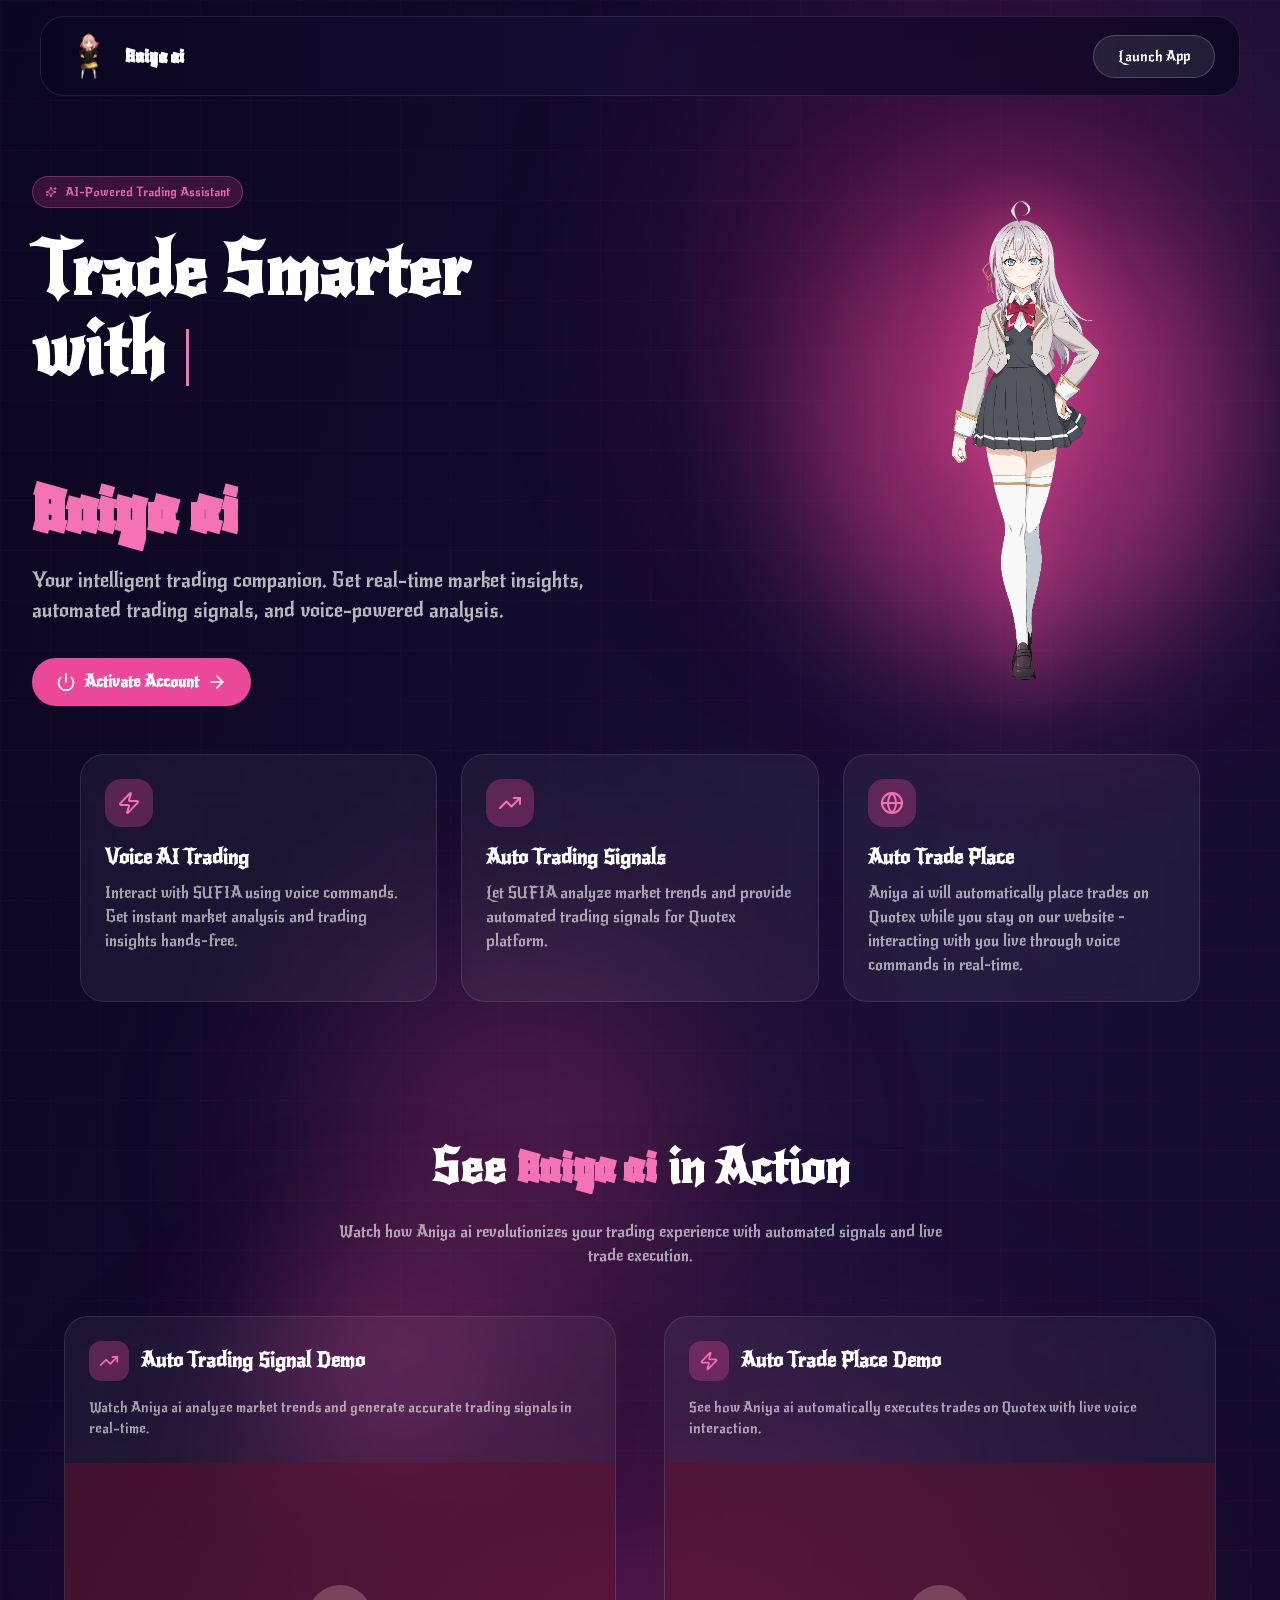
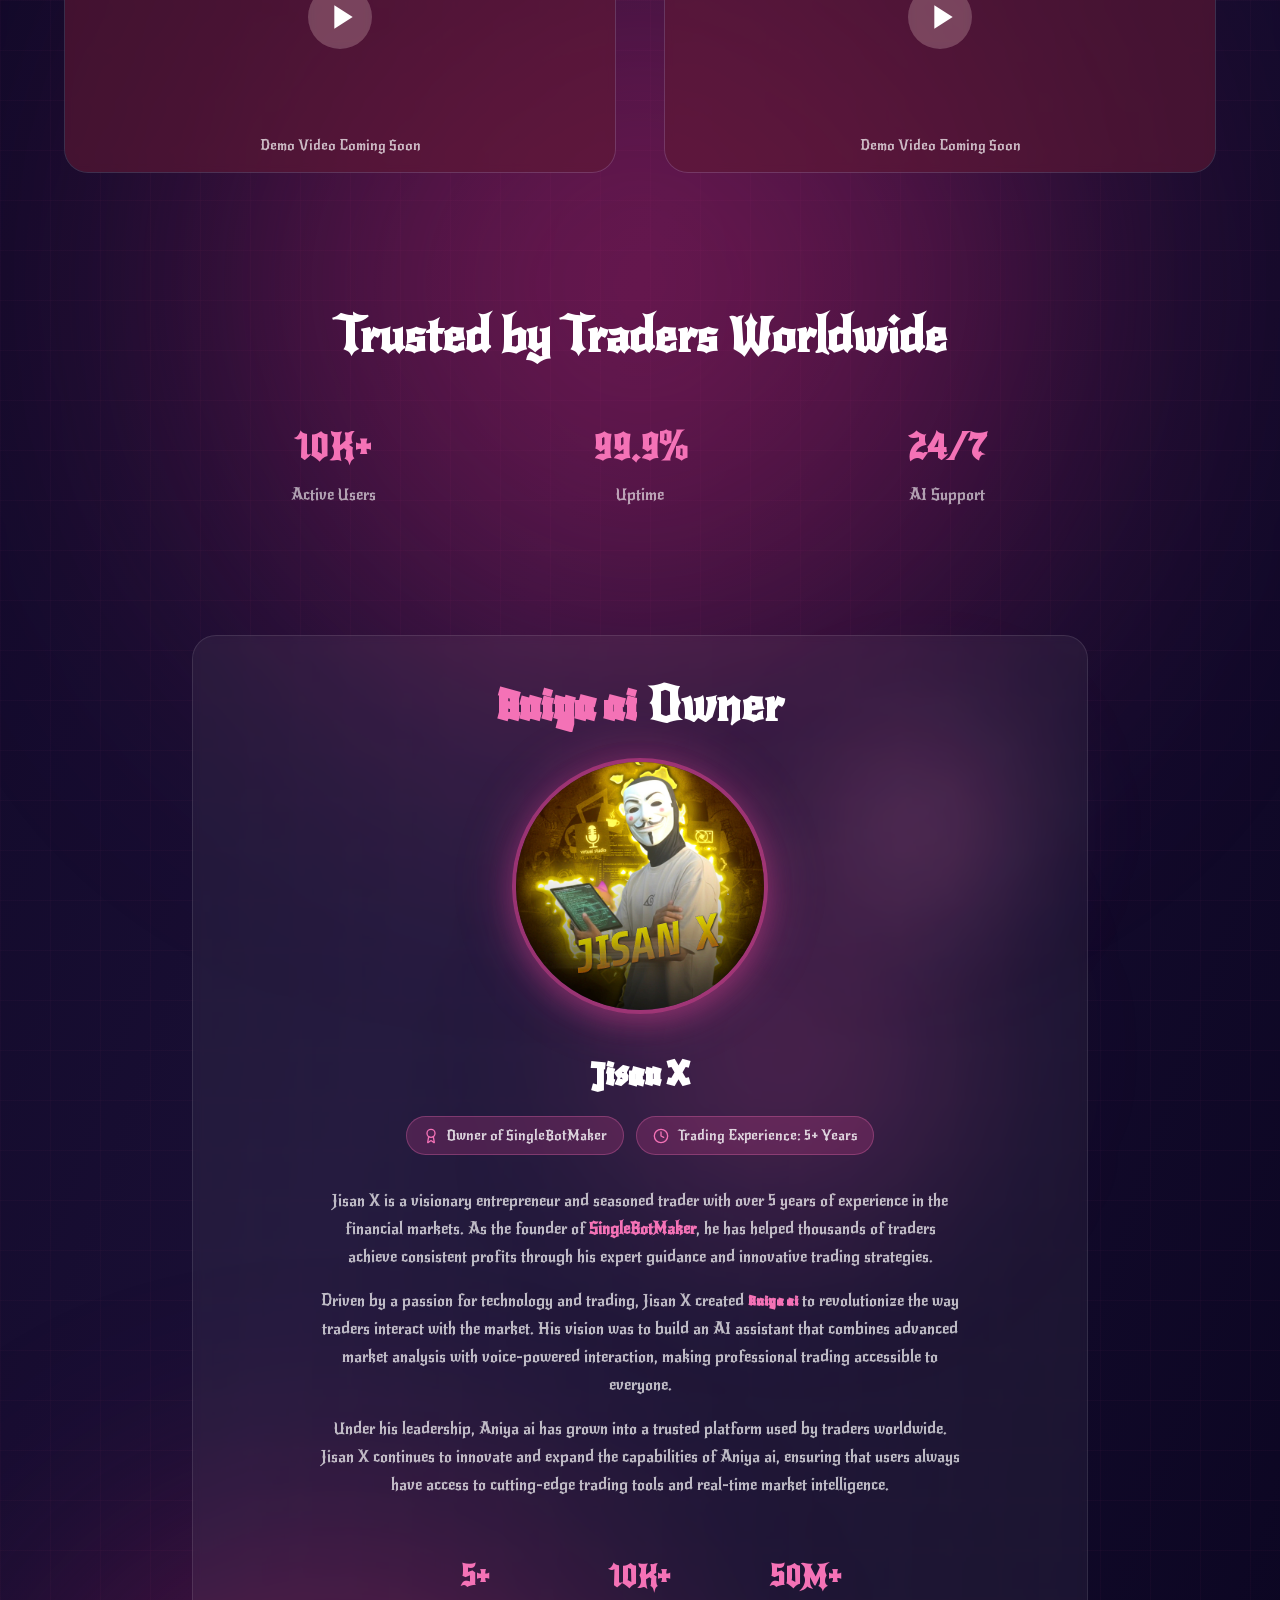
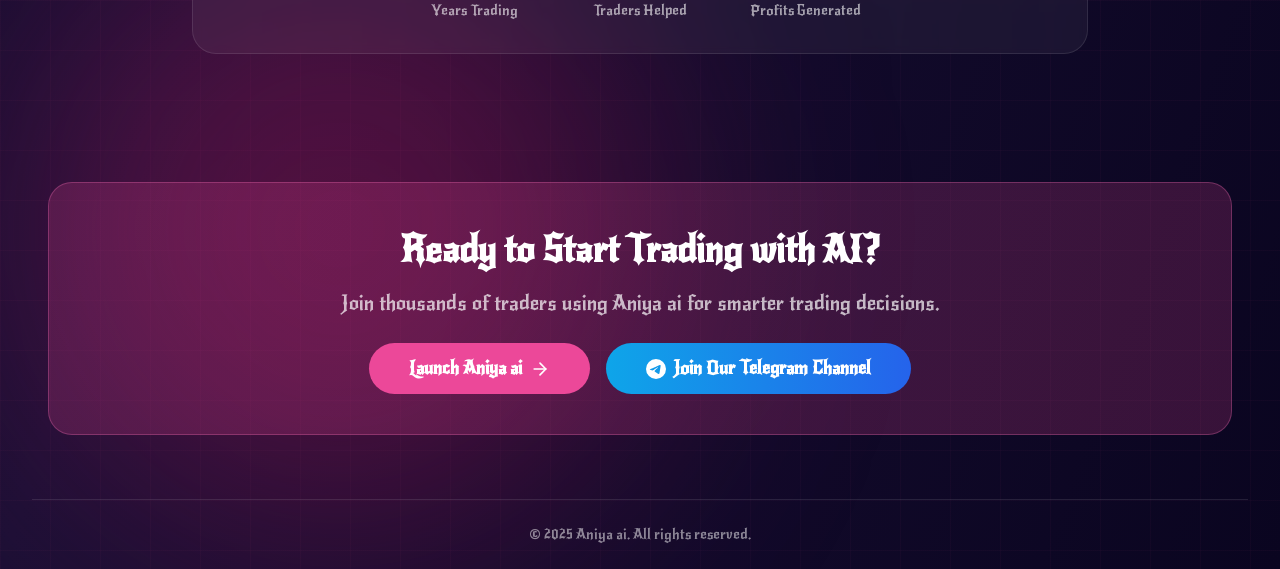
<file: index.html>
<!DOCTYPE html>
<html lang="en">
<head>
  <meta charset="utf-8"/>
  <meta name="viewport" content="width=device-width, initial-scale=1"/>
  <meta name="theme-color" content="#0a1628"/>
  <title>Aniya AI</title>
  <link rel="icon" type="image/webp" href="images/Anya_Forger_Anime.webp"/>
  <link rel="manifest" href="manifest.json"/>
  <meta name="description" content="Sci-fi AI web app that searches the live web and responds using text and voice"/>
  <link rel="preconnect" href="https://fonts.googleapis.com"/>
  <link rel="preconnect" href="https://fonts.gstatic.com" crossorigin=""/>
  <link href="https://fonts.googleapis.com/css2?family=Noto+Sans+Bengali:wght@400;500;600;700&display=swap" rel="stylesheet"/>
  <link rel="stylesheet" href="style.css"/>
</head>
<body>

  <!-- Loading Screen -->
  <main id="loading-screen" class="loading-screen">
    <div class="loading-content">
      <svg class="spinner" xmlns="http://www.w3.org/2000/svg" width="48" height="48" viewBox="0 0 24 24" fill="none" stroke="currentColor" stroke-width="2" stroke-linecap="round" stroke-linejoin="round">
        <path d="M21 12a9 9 0 1 1-6.219-8.56"></path>
      </svg>
      <p class="loading-text">Loading...</p>
    </div>
  </main>

  <!-- Main Page -->
  <main id="main-page" class="main-page" style="display:none;">

    <!-- Background Effects -->
    <div class="bg-effects">
      <div class="bg-blob blob-1"></div>
      <div class="bg-blob blob-2"></div>
      <div class="bg-blob blob-3"></div>
      <div class="bg-blob blob-4"></div>
      <div class="bg-blob blob-5"></div>
      <div class="bg-blob blob-bounce-1"></div>
      <div class="bg-blob blob-bounce-2"></div>
      <div class="grid-overlay"></div>
    </div>

    <!-- Navigation -->
    <nav class="navbar">
      <div class="container nav-container">
        <div class="nav-inner">
          <a href="/" class="nav-logo">
            <img src="images/Anya_Forger_Anime.webp" alt="Aniya ai Logo" class="logo-img"/>
            <span class="logo-text">Aniya ai</span>
          </a>
          <a href="./activation-aniya-ai" class="launch-btn" id="install-btn">Launch App</a>
        </div>
      </div>
    </nav>

    <!-- Hero Section -->
    <div class="content-wrapper">
      <section class="hero-section">
        <div class="hero-left">
          <div class="hero-badge animate-fade-in-top">
            <svg class="badge-icon spin-slow" xmlns="http://www.w3.org/2000/svg" width="16" height="16" viewBox="0 0 24 24" fill="none" stroke="currentColor" stroke-width="2" stroke-linecap="round" stroke-linejoin="round">
              <path d="M9.937 15.5A2 2 0 0 0 8.5 14.063l-6.135-1.582a.5.5 0 0 1 0-.962L8.5 9.936A2 2 0 0 0 9.937 8.5l1.582-6.135a.5.5 0 0 1 .963 0L14.063 8.5A2 2 0 0 0 15.5 9.937l6.135 1.581a.5.5 0 0 1 0 .964L15.5 14.063a2 2 0 0 0-1.437 1.437l-1.582 6.135a.5.5 0 0 1-.963 0z"/>
              <path d="M20 3v4"/><path d="M22 5h-4"/>
              <path d="M4 17v2"/><path d="M5 18H3"/>
            </svg>
            <span>AI-Powered Trading Assistant</span>
          </div>

          <h1 class="hero-title animate-fade-in-bottom">
            <span class="typing-wrapper">
              <span id="typing-text"></span>
              <span class="cursor-blink"></span>
            </span>
            <br/>
            <span class="gradient-text font-gothic">Aniya ai</span>
          </h1>

          <p class="hero-description animate-fade-in-bottom delay-300">
            Your intelligent trading companion. Get real-time market insights, automated trading signals, and voice-powered analysis.
          </p>

          <div class="hero-cta animate-fade-in-bottom delay-500">
            <a href="./activation-aniya-ai" class="btn-primary">
              <svg xmlns="http://www.w3.org/2000/svg" width="20" height="20" viewBox="0 0 24 24" fill="none" stroke="currentColor" stroke-width="2" stroke-linecap="round" stroke-linejoin="round">
                <path d="M12 2v10"/><path d="M18.4 6.6a9 9 0 1 1-12.77.04"/>
              </svg>
              Activate Account
              <svg class="arrow-icon" xmlns="http://www.w3.org/2000/svg" width="20" height="20" viewBox="0 0 24 24" fill="none" stroke="currentColor" stroke-width="2" stroke-linecap="round" stroke-linejoin="round">
                <path d="M5 12h14"/><path d="m12 5 7 7-7 7"/>
              </svg>
            </a>
          </div>
        </div>

        <div class="hero-right animate-fade-in-right delay-500">
          <div class="hero-image-wrapper">
            <div class="hero-image-glow"></div>
            <img src="images/aniya-main.png" alt="Aniya ai Robot Assistant" class="hero-image"/>
          </div>
        </div>
      </section>

      <!-- Features Cards -->
      <section class="features-grid">
        <div class="feature-card animate-fade-in-bottom delay-700">
          <div class="feature-icon-box">
            <svg class="feature-icon pulse" xmlns="http://www.w3.org/2000/svg" width="24" height="24" viewBox="0 0 24 24" fill="none" stroke="currentColor" stroke-width="2" stroke-linecap="round" stroke-linejoin="round">
              <path d="M4 14a1 1 0 0 1-.78-1.63l9.9-10.2a.5.5 0 0 1 .86.46l-1.92 6.02A1 1 0 0 0 13 10h7a1 1 0 0 1 .78 1.63l-9.9 10.2a.5.5 0 0 1-.86-.46l1.92-6.02A1 1 0 0 0 11 14z"/>
            </svg>
          </div>
          <h3 class="feature-title">Voice AI Trading</h3>
          <p class="feature-desc">Interact with SUFIA using voice commands. Get instant market analysis and trading insights hands-free.</p>
        </div>

        <div class="feature-card animate-fade-in-bottom delay-800">
          <div class="feature-icon-box">
            <svg class="feature-icon bounce-slow" xmlns="http://www.w3.org/2000/svg" width="24" height="24" viewBox="0 0 24 24" fill="none" stroke="currentColor" stroke-width="2" stroke-linecap="round" stroke-linejoin="round">
              <polyline points="22 7 13.5 15.5 8.5 10.5 2 17"/>
              <polyline points="16 7 22 7 22 13"/>
            </svg>
          </div>
          <h3 class="feature-title">Auto Trading Signals</h3>
          <p class="feature-desc">Let SUFIA analyze market trends and provide automated trading signals for Quotex platform.</p>
        </div>

        <div class="feature-card animate-fade-in-bottom delay-900">
          <div class="feature-icon-box">
            <svg class="feature-icon spin-medium" xmlns="http://www.w3.org/2000/svg" width="24" height="24" viewBox="0 0 24 24" fill="none" stroke="currentColor" stroke-width="2" stroke-linecap="round" stroke-linejoin="round">
              <circle cx="12" cy="12" r="10"/>
              <path d="M12 2a14.5 14.5 0 0 0 0 20 14.5 14.5 0 0 0 0-20"/>
              <path d="M2 12h20"/>
            </svg>
          </div>
          <h3 class="feature-title">Auto Trade Place</h3>
          <p class="feature-desc">Aniya ai will automatically place trades on Quotex while you stay on our website - interacting with you live through voice commands in real-time.</p>
        </div>
      </section>

      <!-- Demo Section -->
      <section class="demo-section">
        <div class="section-header">
          <h2 class="section-title">See <span class="gradient-text font-gothic">Aniya ai</span> in Action</h2>
          <p class="section-subtitle">Watch how Aniya ai revolutionizes your trading experience with automated signals and live trade execution.</p>
        </div>

        <div class="demo-grid">
          <div class="demo-card">
            <div class="demo-card-header">
              <div class="demo-icon-box">
                <svg class="demo-icon" xmlns="http://www.w3.org/2000/svg" width="20" height="20" viewBox="0 0 24 24" fill="none" stroke="currentColor" stroke-width="2" stroke-linecap="round" stroke-linejoin="round">
                  <polyline points="22 7 13.5 15.5 8.5 10.5 2 17"/>
                  <polyline points="16 7 22 7 22 13"/>
                </svg>
              </div>
              <h3 class="demo-title">Auto Trading Signal Demo</h3>
            </div>
            <p class="demo-desc">Watch Aniya ai analyze market trends and generate accurate trading signals in real-time.</p>
            <div class="demo-video-placeholder">
              <div class="demo-video-overlay"></div>
              <div class="play-button">
                <svg width="40" height="40" fill="currentColor" viewBox="0 0 24 24"><path d="M8 5v14l11-7z"/></svg>
              </div>
              <span class="demo-video-text">Demo Video Coming Soon</span>
            </div>
          </div>

          <div class="demo-card">
            <div class="demo-card-header">
              <div class="demo-icon-box">
                <svg class="demo-icon" xmlns="http://www.w3.org/2000/svg" width="20" height="20" viewBox="0 0 24 24" fill="none" stroke="currentColor" stroke-width="2" stroke-linecap="round" stroke-linejoin="round">
                  <path d="M4 14a1 1 0 0 1-.78-1.63l9.9-10.2a.5.5 0 0 1 .86.46l-1.92 6.02A1 1 0 0 0 13 10h7a1 1 0 0 1 .78 1.63l-9.9 10.2a.5.5 0 0 1-.86-.46l1.92-6.02A1 1 0 0 0 11 14z"/>
                </svg>
              </div>
              <h3 class="demo-title">Auto Trade Place Demo</h3>
            </div>
            <p class="demo-desc">See how Aniya ai automatically executes trades on Quotex with live voice interaction.</p>
            <div class="demo-video-placeholder">
              <div class="demo-video-overlay"></div>
              <div class="play-button">
                <svg width="40" height="40" fill="currentColor" viewBox="0 0 24 24"><path d="M8 5v14l11-7z"/></svg>
              </div>
              <span class="demo-video-text">Demo Video Coming Soon</span>
            </div>
          </div>
        </div>
      </section>

      <!-- Stats Section -->
      <section class="stats-section">
        <h2 class="section-title">Trusted by Traders Worldwide</h2>
        <div class="stats-grid">
          <div class="stat-item">
            <div class="stat-number pulse">10K+</div>
            <div class="stat-label">Active Users</div>
          </div>
          <div class="stat-item">
            <div class="stat-number pulse delay-200">99.9%</div>
            <div class="stat-label">Uptime</div>
          </div>
          <div class="stat-item">
            <div class="stat-number pulse delay-400">24/7</div>
            <div class="stat-label">AI Support</div>
          </div>
        </div>
      </section>

      <!-- Owner Section -->
      <section class="owner-section">
        <div class="owner-card">
          <h2 class="section-title">
            <span class="gradient-text font-gothic">Aniya ai</span> Owner
          </h2>
          <div class="owner-content">
            <div class="owner-avatar-wrapper">
              <div class="owner-avatar">
                <img src="images/jisanx.jpg" alt="Jisan X - Aniya ai Owner"/>
              </div>
              <div class="owner-avatar-glow"></div>
            </div>
            <div class="owner-info">
              <h3 class="owner-name font-gothic">Jisan X</h3>
              <div class="owner-badges">
                <div class="owner-badge">
                  <svg xmlns="http://www.w3.org/2000/svg" width="16" height="16" viewBox="0 0 24 24" fill="none" stroke="currentColor" stroke-width="2" stroke-linecap="round" stroke-linejoin="round">
                    <path d="m15.477 12.89 1.515 8.526a.5.5 0 0 1-.81.47l-3.58-2.687a1 1 0 0 0-1.197 0l-3.586 2.686a.5.5 0 0 1-.81-.469l1.514-8.526"/>
                    <circle cx="12" cy="8" r="6"/>
                  </svg>
                  <span>Owner of SingleBotMaker</span>
                </div>
                <div class="owner-badge">
                  <svg xmlns="http://www.w3.org/2000/svg" width="16" height="16" viewBox="0 0 24 24" fill="none" stroke="currentColor" stroke-width="2" stroke-linecap="round" stroke-linejoin="round">
                    <circle cx="12" cy="12" r="10"/>
                    <polyline points="12 6 12 12 16 14"/>
                  </svg>
                  <span>Trading Experience: 5+ Years</span>
                </div>
              </div>
            </div>
            <div class="owner-bio">
              <p>Jisan X is a visionary entrepreneur and seasoned trader with over 5 years of experience in the financial markets. As the founder of <span class="highlight">SingleBotMaker</span>, he has helped thousands of traders achieve consistent profits through his expert guidance and innovative trading strategies.</p>
              <p>Driven by a passion for technology and trading, Jisan X created <span class="highlight font-gothic">Aniya ai</span> to revolutionize the way traders interact with the market. His vision was to build an AI assistant that combines advanced market analysis with voice-powered interaction, making professional trading accessible to everyone.</p>
              <p>Under his leadership, Aniya ai has grown into a trusted platform used by traders worldwide. Jisan X continues to innovate and expand the capabilities of Aniya ai, ensuring that users always have access to cutting-edge trading tools and real-time market intelligence.</p>
            </div>
            <div class="owner-stats">
              <div class="owner-stat">
                <div class="owner-stat-number">5+</div>
                <div class="owner-stat-label">Years Trading</div>
              </div>
              <div class="owner-stat">
                <div class="owner-stat-number">10K+</div>
                <div class="owner-stat-label">Traders Helped</div>
              </div>
              <div class="owner-stat">
                <div class="owner-stat-number">50M+</div>
                <div class="owner-stat-label">Profits Generated</div>
              </div>
            </div>
          </div>
        </div>
      </section>

      <!-- CTA Section -->
      <section class="cta-section">
        <h2 class="cta-title">Ready to Start Trading with AI?</h2>
        <p class="cta-desc">Join thousands of traders using Aniya ai for smarter trading decisions.</p>
        <div class="cta-buttons">
          <a href="./activation-aniya-ai" class="btn-primary btn-lg">
            Launch Aniya ai
            <svg class="arrow-icon" xmlns="http://www.w3.org/2000/svg" width="20" height="20" viewBox="0 0 24 24" fill="none" stroke="currentColor" stroke-width="2" stroke-linecap="round" stroke-linejoin="round">
              <path d="M5 12h14"/><path d="m12 5 7 7-7 7"/>
            </svg>
          </a>
          <a href="https://t.me/SingleBotMaker" target="_blank" rel="noopener noreferrer" class="btn-telegram btn-lg">
            <svg width="20" height="20" viewBox="0 0 24 24" fill="currentColor">
              <path d="M11.944 0A12 12 0 0 0 0 12a12 12 0 0 0 12 12 12 12 0 0 0 12-12A12 12 0 0 0 12 0a12 12 0 0 0-.056 0zm4.962 7.224c.1-.002.321.023.465.14a.506.506 0 0 1 .171.325c.016.093.036.306.02.472-.18 1.898-.962 6.502-1.36 8.627-.168.9-.499 1.201-.82 1.23-.696.065-1.225-.46-1.9-.902-1.056-.693-1.653-1.124-2.678-1.8-1.185-.78-.417-1.21.258-1.91.177-.184 3.247-2.977 3.307-3.23.007-.032.014-.15-.056-.212s-.174-.041-.249-.024c-.106.024-1.793 1.14-5.061 3.345-.48.33-.913.49-1.302.48-.428-.008-1.252-.241-1.865-.44-.752-.245-1.349-.374-1.297-.789.027-.216.325-.437.893-.663 3.498-1.524 5.83-2.529 6.998-3.014 3.332-1.386 4.025-1.627 4.476-1.635z"/>
            </svg>
            Join Our Telegram Channel
          </a>
        </div>
      </section>

      <!-- Footer -->
      <footer class="footer">
        <p>&copy; 2025 Aniya ai. All rights reserved.</p>
      </footer>
    </div>
  </main>

  <script src="script.js"></script>
</body>
</html>
</file>
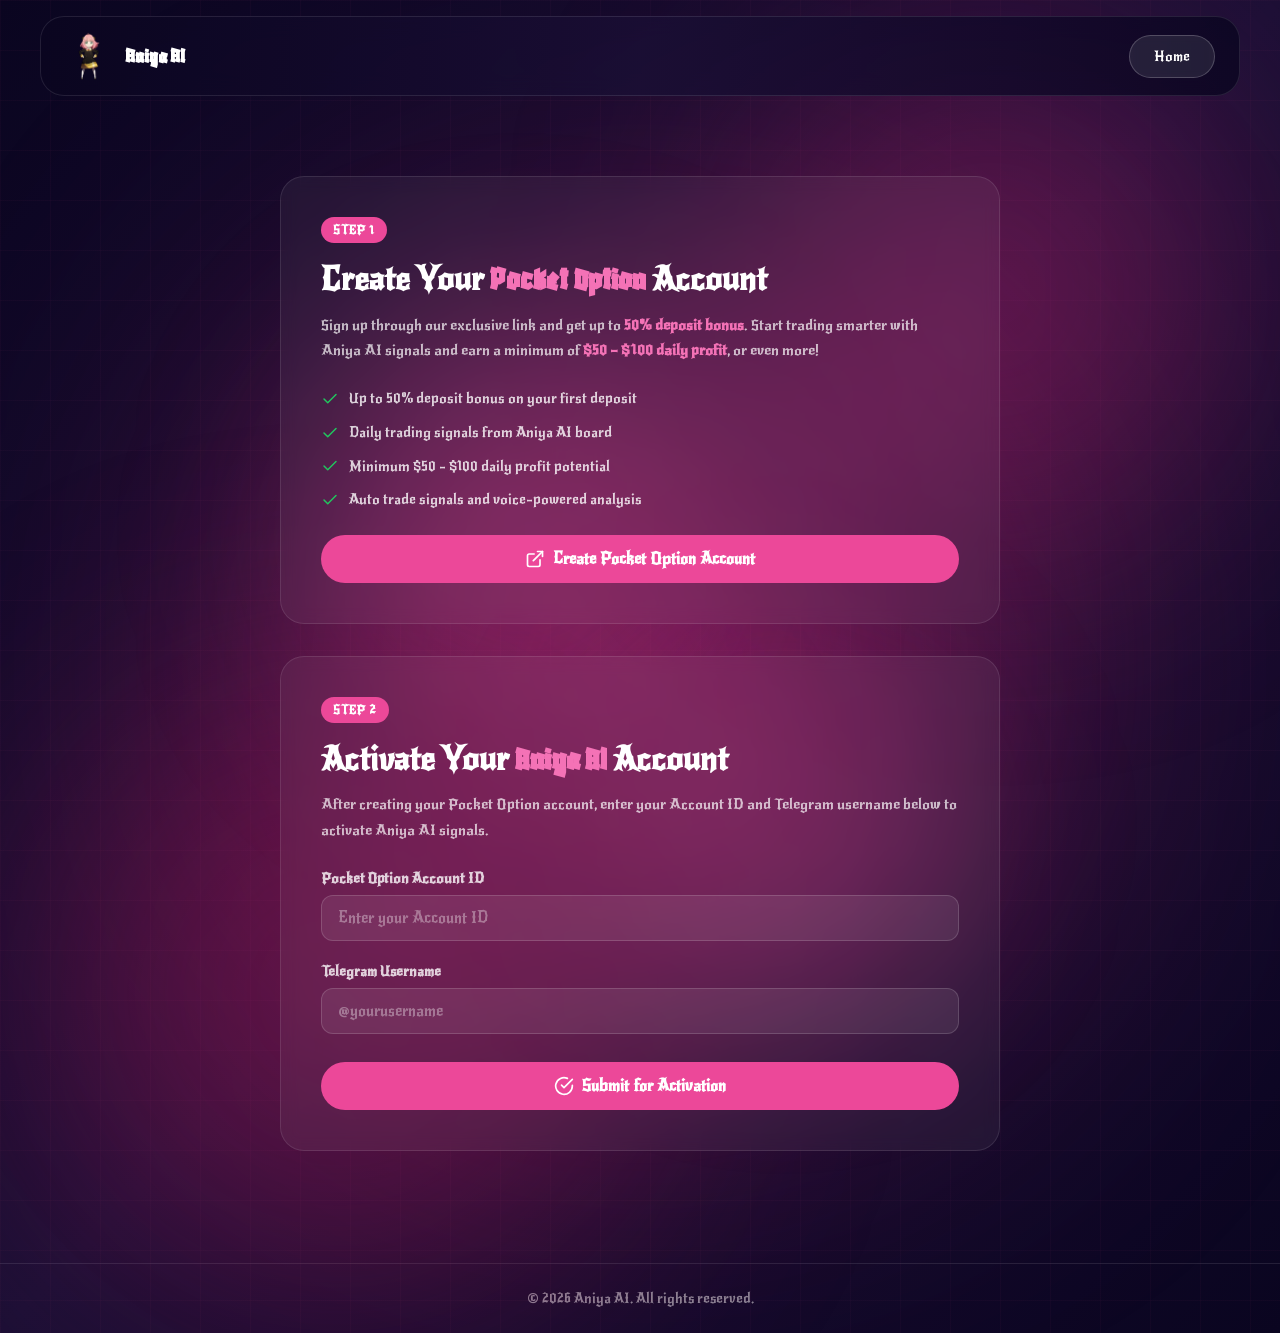
<file: activation-aniya-ai.html>
<!DOCTYPE html>
<html lang="en">
<head>
  <meta charset="utf-8"/>
  <meta name="viewport" content="width=device-width, initial-scale=1"/>
  <meta name="theme-color" content="#0a1628"/>
  <title>Activate Account - Aniya AI</title>
  <link rel="icon" type="image/webp" href="images/Anya_Forger_Anime.webp"/>
  <link rel="preconnect" href="https://fonts.googleapis.com"/>
  <link rel="preconnect" href="https://fonts.gstatic.com" crossorigin=""/>
  <link href="https://fonts.googleapis.com/css2?family=Noto+Sans+Bengali:wght@400;500;600;700&display=swap" rel="stylesheet"/>
  <link rel="stylesheet" href="style.css"/>
  <link rel="stylesheet" href="activation.css"/>
</head>
<body>

  <main class="main-page" id="activation-page" style="display:none;">

    <!-- Background Effects -->
    <div class="bg-effects">
      <div class="bg-blob blob-1"></div>
      <div class="bg-blob blob-2"></div>
      <div class="bg-blob blob-3"></div>
      <div class="bg-blob blob-4"></div>
      <div class="bg-blob blob-5"></div>
      <div class="grid-overlay"></div>
    </div>

    <!-- Navigation -->
    <nav class="navbar">
      <div class="container nav-container">
        <div class="nav-inner">
          <a href="/" class="nav-logo">
            <img src="images/Anya_Forger_Anime.webp" alt="Aniya AI Logo" class="logo-img"/>
            <span class="logo-text">Aniya AI</span>
          </a>
          <a href="/" class="launch-btn">Home</a>
        </div>
      </div>
    </nav>

    <!-- Activation Content -->
    <div class="content-wrapper">
      <div class="activation-container">

        <!-- Step 1: Create Account -->
        <section class="activation-card animate-fade-in-bottom">
          <div class="step-badge">Step 1</div>
          <h2 class="activation-title">Create Your <span class="gradient-text font-gothic">Pocket Option</span> Account</h2>
          <p class="activation-desc">
            Sign up through our exclusive link and get up to <strong class="highlight">50% deposit bonus</strong>. 
            Start trading smarter with Aniya AI signals and earn a minimum of <strong class="highlight">$50 – $100 daily profit</strong>, or even more!
          </p>
          <ul class="benefits-list">
            <li>
              <svg xmlns="http://www.w3.org/2000/svg" width="18" height="18" viewBox="0 0 24 24" fill="none" stroke="currentColor" stroke-width="2" stroke-linecap="round" stroke-linejoin="round"><path d="M20 6 9 17l-5-5"/></svg>
              Up to 50% deposit bonus on your first deposit
            </li>
            <li>
              <svg xmlns="http://www.w3.org/2000/svg" width="18" height="18" viewBox="0 0 24 24" fill="none" stroke="currentColor" stroke-width="2" stroke-linecap="round" stroke-linejoin="round"><path d="M20 6 9 17l-5-5"/></svg>
              Daily trading signals from Aniya AI board
            </li>
            <li>
              <svg xmlns="http://www.w3.org/2000/svg" width="18" height="18" viewBox="0 0 24 24" fill="none" stroke="currentColor" stroke-width="2" stroke-linecap="round" stroke-linejoin="round"><path d="M20 6 9 17l-5-5"/></svg>
              Minimum $50 – $100 daily profit potential
            </li>
            <li>
              <svg xmlns="http://www.w3.org/2000/svg" width="18" height="18" viewBox="0 0 24 24" fill="none" stroke="currentColor" stroke-width="2" stroke-linecap="round" stroke-linejoin="round"><path d="M20 6 9 17l-5-5"/></svg>
              Auto trade signals and voice-powered analysis
            </li>
          </ul>
          <a href="https://u3.shortink.io/register?utm_campaign=839798&utm_source=affiliate&utm_medium=sr&a=xfNfCyUU5UnP7q&ac=firstuser2026&code=WELCOME50" 
             target="_blank" rel="noopener noreferrer" class="btn-primary btn-lg create-account-btn">
            <svg xmlns="http://www.w3.org/2000/svg" width="20" height="20" viewBox="0 0 24 24" fill="none" stroke="currentColor" stroke-width="2" stroke-linecap="round" stroke-linejoin="round">
              <path d="M18 13v6a2 2 0 0 1-2 2H5a2 2 0 0 1-2-2V8a2 2 0 0 1 2-2h6"/>
              <polyline points="15 3 21 3 21 9"/>
              <line x1="10" y1="14" x2="21" y2="3"/>
            </svg>
            Create Pocket Option Account
          </a>
        </section>

        <!-- Step 2: Activate -->
        <section class="activation-card animate-fade-in-bottom delay-300">
          <div class="step-badge">Step 2</div>
          <h2 class="activation-title">Activate Your <span class="gradient-text font-gothic">Aniya AI</span> Account</h2>
          <p class="activation-desc">
            After creating your Pocket Option account, enter your Account ID and Telegram username below to activate Aniya AI signals.
          </p>

          <form id="activation-form" class="activation-form" autocomplete="off">
            <div class="form-group">
              <label for="account-id" class="form-label">Pocket Option Account ID</label>
              <input type="text" id="account-id" name="account_id" class="form-input" placeholder="Enter your Account ID" required />
            </div>
            <div class="form-group">
              <label for="telegram-username" class="form-label">Telegram Username</label>
              <input type="text" id="telegram-username" name="telegram_username" class="form-input" placeholder="@yourusername" required />
            </div>

            <!-- Status Message -->
            <div id="status-message" class="status-message" style="display:none;"></div>

            <button type="submit" id="submit-btn" class="btn-primary btn-lg submit-btn">
              <svg xmlns="http://www.w3.org/2000/svg" width="20" height="20" viewBox="0 0 24 24" fill="none" stroke="currentColor" stroke-width="2" stroke-linecap="round" stroke-linejoin="round">
                <path d="M22 11.08V12a10 10 0 1 1-5.93-9.14"/>
                <polyline points="22 4 12 14.01 9 11.01"/>
              </svg>
              <span id="submit-text">Submit for Activation</span>
              <div id="submit-spinner" class="btn-spinner" style="display:none;">
                <svg class="spinner-small" xmlns="http://www.w3.org/2000/svg" width="20" height="20" viewBox="0 0 24 24" fill="none" stroke="currentColor" stroke-width="2" stroke-linecap="round" stroke-linejoin="round">
                  <path d="M21 12a9 9 0 1 1-6.219-8.56"></path>
                </svg>
              </div>
            </button>
          </form>
        </section>

        <!-- Signal Follow Button (shown after verified) -->
        <section class="activation-card animate-fade-in-bottom" id="signal-card" style="display:none; text-align:center;">
          <div class="step-badge" style="background:#22c55e;">Verified</div>
          <h2 class="activation-title">Your Account is <span class="gradient-text font-gothic">Active!</span></h2>
          <p class="activation-desc">Your account has been verified. Follow Aniya AI trading signals to start earning profits daily.</p>
          <a href="./signals" class="btn-primary btn-lg" style="width:100%; justify-content:center; background:#22c55e;">
            <svg xmlns="http://www.w3.org/2000/svg" width="20" height="20" viewBox="0 0 24 24" fill="none" stroke="currentColor" stroke-width="2" stroke-linecap="round" stroke-linejoin="round">
              <polyline points="22 7 13.5 15.5 8.5 10.5 2 17"/>
              <polyline points="16 7 22 7 22 13"/>
            </svg>
            Follow Trading Signals
          </a>
        </section>

      </div>
    </div>

    <!-- Verification Popup Overlay -->
    <div id="popup-overlay" class="popup-overlay" style="display:none;">
      <div class="popup-card">
        <!-- Success Popup -->
        <div id="popup-success" style="display:none;">
          <div class="popup-icon popup-icon-success">
            <svg xmlns="http://www.w3.org/2000/svg" width="48" height="48" viewBox="0 0 24 24" fill="none" stroke="#22c55e" stroke-width="2" stroke-linecap="round" stroke-linejoin="round">
              <path d="M22 11.08V12a10 10 0 1 1-5.93-9.14"/>
              <polyline points="22 4 12 14.01 9 11.01"/>
            </svg>
          </div>
          <h3 class="popup-title">Account Verified!</h3>
          <div class="popup-details" id="popup-details"></div>
          <a href="./signals" class="btn-primary btn-lg" style="width:100%; justify-content:center; margin-top:1.25rem; background:#22c55e;">
            Follow Trading Signals
          </a>
        </div>

        <!-- Error Popup (account not found) -->
        <div id="popup-error" style="display:none;">
          <div class="popup-icon popup-icon-error">
            <svg xmlns="http://www.w3.org/2000/svg" width="48" height="48" viewBox="0 0 24 24" fill="none" stroke="#f87171" stroke-width="2" stroke-linecap="round" stroke-linejoin="round">
              <circle cx="12" cy="12" r="10"/>
              <line x1="15" y1="9" x2="9" y2="15"/>
              <line x1="9" y1="9" x2="15" y2="15"/>
            </svg>
          </div>
          <h3 class="popup-title" style="color:#f87171;">Account Not Found</h3>
          <p class="popup-desc" id="popup-error-msg">This Account ID was not found. Please create your Pocket Option account using our exclusive link first.</p>
          <a href="https://u3.shortink.io/register?utm_campaign=839798&utm_source=affiliate&utm_medium=sr&a=xfNfCyUU5UnP7q&ac=firstuser2026&code=WELCOME50"
             target="_blank" rel="noopener noreferrer"
             class="btn-primary btn-lg" style="width:100%; justify-content:center; margin-top:1rem;">
            Create Pocket Option Account
          </a>
          <button class="popup-close-btn" onclick="closePopup()">Try Again</button>
        </div>
      </div>
    </div>

    <!-- Footer -->
    <footer class="footer">
      <p>&copy; 2026 Aniya AI. All rights reserved.</p>
    </footer>

  </main>

  <script>
    const API_BASE = 'https://aniya.pythonanywhere.com/api';
    const SIGNALS_PAGE = './signals';

    // Check if already verified on page load
    (async function checkSavedStatus() {
      const savedId = localStorage.getItem('aniya_account_id');
      const savedToken = localStorage.getItem('aniya_session_token');
      if (!savedId || !savedToken) {
        // No credentials — show activation page
        document.getElementById('activation-page').style.display = '';
        return;
      }
      try {
        const res = await fetch(API_BASE + '/validate-session', {
          method: 'POST',
          headers: { 'Content-Type': 'application/json' },
          body: JSON.stringify({ account_id: savedId, session_token: savedToken })
        });
        const data = await res.json();
        if (data.valid) {
          // Already verified — go directly to signals, never show activation page
          window.location.replace(SIGNALS_PAGE);
          return;
        }
        // Session invalid — clear stored data and show activation page
        localStorage.removeItem('aniya_account_id');
        localStorage.removeItem('aniya_session_token');
      } catch(e) {}
      document.getElementById('activation-page').style.display = '';
    })();

    function showPopupSuccess(details) {
      const overlay = document.getElementById('popup-overlay');
      document.getElementById('popup-success').style.display = 'block';
      document.getElementById('popup-error').style.display = 'none';
      overlay.style.display = 'flex';

      const html = `
        <div class="detail-row"><span class="detail-label">Your Country</span><span class="detail-value">${escapeHtml(details.country || 'N/A')}</span></div>
        <div class="detail-row"><span class="detail-label">Your Balance</span><span class="detail-value">${escapeHtml(details.balance || '$0.00')}</span></div>
        <div class="detail-row"><span class="detail-label">Your FTD</span><span class="detail-value">${escapeHtml(details.ftd_amount || '$0.00')}</span></div>
        <div class="detail-row"><span class="detail-label">Registration Date</span><span class="detail-value">${escapeHtml(details.reg_date || 'N/A')}</span></div>
      `;
      document.getElementById('popup-details').innerHTML = html;
    }

    function showPopupError(message) {
      const overlay = document.getElementById('popup-overlay');
      document.getElementById('popup-success').style.display = 'none';
      document.getElementById('popup-error').style.display = 'block';
      document.getElementById('popup-error-msg').textContent = message || 'Account not found. Please create your account first.';
      overlay.style.display = 'flex';
    }

    function closePopup() {
      document.getElementById('popup-overlay').style.display = 'none';
    }

    function escapeHtml(str) {
      const div = document.createElement('div');
      div.textContent = str;
      return div.innerHTML;
    }

    document.getElementById('activation-form').addEventListener('submit', async function(e) {
      e.preventDefault();

      const accountId = document.getElementById('account-id').value.trim();
      const telegramUsername = document.getElementById('telegram-username').value.trim();
      const statusEl = document.getElementById('status-message');
      const submitBtn = document.getElementById('submit-btn');
      const submitText = document.getElementById('submit-text');
      const submitSpinner = document.getElementById('submit-spinner');

      if (!accountId || !telegramUsername) {
        showStatus('Please fill in all fields.', 'error');
        return;
      }

      // Show loading
      submitBtn.disabled = true;
      submitText.textContent = 'Verifying with Pocket Option...';
      submitSpinner.style.display = 'inline-flex';
      statusEl.style.display = 'none';

      try {
        // Add timeout — don't wait forever if server/Telegram hangs
        const controller = new AbortController();
        const timeoutId = setTimeout(() => controller.abort(), 45000); // 45s timeout
        
        const res = await fetch(API_BASE + '/activate', {
          method: 'POST',
          headers: { 'Content-Type': 'application/json' },
          body: JSON.stringify({
            account_id: accountId,
            telegram_username: telegramUsername
          }),
          signal: controller.signal
        });
        clearTimeout(timeoutId);

        const data = await res.json();

        if (data.success && data.verified) {
          localStorage.setItem('aniya_account_id', accountId);
          localStorage.setItem('aniya_session_token', data.session_token);
          showPopupSuccess(data.details || {});
          submitText.textContent = 'Verified';
          submitBtn.classList.add('btn-success');
        } else if (data.success && !data.verified) {
          showStatus(data.message || 'Account saved. Verification pending.', 'success');
          submitText.textContent = 'Submitted';
        } else if (data.found === false) {
          showPopupError(data.message);
          submitText.textContent = 'Submit for Activation';
        } else {
          showStatus(data.message || 'Verification failed. Please try again.', 'error');
          submitText.textContent = 'Submit for Activation';
        }
      } catch (err) {
        if (err.name === 'AbortError') {
          showStatus('Server is taking too long. Please refresh the page and try again.', 'error');
        } else {
          showStatus('Connection error. Please check your internet and try again.', 'error');
        }
        submitText.textContent = 'Submit for Activation';
      } finally {
        submitSpinner.style.display = 'none';
        submitBtn.disabled = false;
      }
    });

    function showStatus(message, type) {
      const statusEl = document.getElementById('status-message');
      statusEl.textContent = message;
      statusEl.className = 'status-message status-' + type;
      statusEl.style.display = 'block';
    }
  </script>

</body>
</html>
</file>
<file: style.css>
/* ===== Font Faces ===== */
@font-face {
  font-family: 'Blaka';
  font-style: normal;
  font-weight: 400;
  font-display: swap;
  src: url(fonts/5b4406e8dfd69946-s.p.0ced5369.woff2) format('woff2');
}

@font-face {
  font-family: 'New Rocker';
  font-style: normal;
  font-weight: 400;
  font-display: swap;
  src: url(fonts/ac59d9a92ef69f4d-s.p.64291abb.woff2) format('woff2');
}

@font-face {
  font-family: 'Pirata One';
  font-style: normal;
  font-weight: 400;
  font-display: swap;
  src: url(fonts/0d13b97df6d5443d-s.p.a575c3d4.woff2) format('woff2');
}

/* ===== CSS Variables ===== */
:root {
  --font-gothic: 'Blaka', 'Noto Sans Bengali', 'Times New Roman', serif;
  --font-body: 'New Rocker', 'Noto Sans Bengali', 'Times New Roman', serif;
  --font-pirata: 'Pirata One', 'Noto Sans Bengali', 'Times New Roman', serif;
  --purple-400: #f472b6;
  --purple-500: #ec4899;
  --purple-600: #db2777;
  --fuchsia-400: #f472b6;
  --fuchsia-500: #ec4899;
  --fuchsia-600: #db2777;
}

/* ===== Base Reset ===== */
*, *::before, *::after {
  box-sizing: border-box;
  margin: 0;
  padding: 0;
  border: 0 solid;
}

html {
  -webkit-text-size-adjust: 100%;
  line-height: 1.5;
  -webkit-tap-highlight-color: transparent;
}

body {
  font-family: var(--font-body);
  -webkit-font-smoothing: antialiased;
  -moz-osx-font-smoothing: grayscale;
  min-height: 100vh;
  color: #fff;
  background: #0a0520;
}

a {
  color: inherit;
  text-decoration: none;
}

img, svg, video {
  display: block;
  max-width: 100%;
  height: auto;
}

button {
  font: inherit;
  cursor: pointer;
  background: none;
  border: none;
}

.font-gothic {
  font-family: var(--font-gothic);
}

/* ===== Animations ===== */
@keyframes spin {
  to { transform: rotate(360deg); }
}

@keyframes pulse {
  0%, 100% { opacity: 1; }
  50% { opacity: 0.5; }
}

@keyframes bounce {
  0%, 100% { transform: translateY(0); }
  50% { transform: translateY(-25%); }
}

@keyframes float {
  0%, 100% { transform: translateY(0); }
  50% { transform: translateY(-20px); }
}

@keyframes blink {
  0%, 100% { opacity: 1; }
  50% { opacity: 0; }
}

@keyframes fadeInFromTop {
  from { opacity: 0; transform: translateY(-20px); }
  to { opacity: 1; transform: translateY(0); }
}

@keyframes fadeInFromBottom {
  from { opacity: 0; transform: translateY(20px); }
  to { opacity: 1; transform: translateY(0); }
}

@keyframes fadeInFromRight {
  from { opacity: 0; transform: translateX(40px); }
  to { opacity: 1; transform: translateX(0); }
}

.animate-fade-in-top {
  animation: fadeInFromTop 0.7s ease forwards;
}

.animate-fade-in-bottom {
  animation: fadeInFromBottom 0.7s ease forwards;
}

.animate-fade-in-right {
  animation: fadeInFromRight 0.7s ease forwards;
}

.delay-200 { animation-delay: 0.2s; }
.delay-300 { animation-delay: 0.3s; }
.delay-400 { animation-delay: 0.4s; }
.delay-500 { animation-delay: 0.5s; }
.delay-700 { animation-delay: 0.7s; }
.delay-800 { animation-delay: 0.8s; }
.delay-900 { animation-delay: 0.9s; }

.spin-slow { animation: spin 3s linear infinite; }
.spin-medium { animation: spin 4s linear infinite; }
.pulse { animation: pulse 2s cubic-bezier(0.4, 0, 0.6, 1) infinite; }
.bounce-slow { animation: bounce 2s infinite; }

.spinner {
  width: 48px;
  height: 48px;
  color: var(--purple-500);
  animation: spin 1s linear infinite;
}

/* ===== Gradient Text ===== */
.gradient-text {
  background: linear-gradient(to right, var(--purple-400), var(--fuchsia-400), var(--purple-400));
  -webkit-background-clip: text;
  background-clip: text;
  -webkit-text-fill-color: transparent;
}

.highlight {
  color: var(--purple-400);
  font-weight: 600;
}

/* ===== Container ===== */
.container {
  width: 100%;
  max-width: 1280px;
  margin: 0 auto;
  padding: 0 1rem;
}

/* ===== Loading Screen ===== */
.loading-screen {
  min-height: 100vh;
  background: linear-gradient(to bottom right, #0a0520, #1a0f35, #0a0520);
  display: flex;
  align-items: center;
  justify-content: center;
}

.loading-content {
  display: flex;
  flex-direction: column;
  align-items: center;
  gap: 1rem;
}

.loading-text {
  color: rgba(255, 255, 255, 0.7);
  font-size: 1.125rem;
}

/* ===== Main Page ===== */
.main-page {
  min-height: 100vh;
  background: linear-gradient(to bottom right, #0a0520, #1a0f35, #0a0520);
  position: relative;
  overflow: hidden;
}

/* ===== Background Effects ===== */
.bg-effects {
  position: absolute;
  inset: 0;
  overflow: hidden;
  pointer-events: none;
}

.bg-blob {
  position: absolute;
  border-radius: 50%;
  filter: blur(130px);
  animation: pulse 4s cubic-bezier(0.4, 0, 0.6, 1) infinite;
}

.blob-1 {
  top: 50%; left: 50%;
  transform: translate(-50%, -50%);
  width: 800px; height: 800px;
  background: rgba(219, 39, 119, 0.4);
  filter: blur(150px);
}

.blob-2 {
  top: 40px; right: 40px;
  width: 500px; height: 500px;
  background: rgba(219, 39, 119, 0.3);
  filter: blur(120px);
  animation-delay: 1s;
  animation-duration: 4s;
}

.blob-3 {
  bottom: 40px; left: 40px;
  width: 600px; height: 600px;
  background: rgba(190, 24, 93, 0.35);
  filter: blur(130px);
  animation-delay: 2s;
  animation-duration: 5s;
}

.blob-4 {
  top: 25%; left: 25%;
  width: 400px; height: 400px;
  background: rgba(236, 72, 153, 0.25);
  filter: blur(100px);
  animation-duration: 6s;
}

.blob-5 {
  bottom: 25%; right: 25%;
  width: 350px; height: 350px;
  background: rgba(236, 72, 153, 0.2);
  filter: blur(90px);
  animation-duration: 5s;
  animation-delay: 1.5s;
}

.blob-bounce-1 {
  position: absolute;
  top: 33%; left: 20%;
  width: 250px; height: 250px;
  background: rgba(236, 72, 153, 0.25);
  border-radius: 50%;
  filter: blur(70px);
  animation: bounce 3s infinite;
}

.blob-bounce-2 {
  position: absolute;
  bottom: 33%; right: 20%;
  width: 200px; height: 200px;
  background: rgba(244, 114, 182, 0.2);
  border-radius: 50%;
  filter: blur(60px);
  animation: bounce 4s infinite;
  animation-delay: 1s;
}

.grid-overlay {
  position: absolute;
  inset: 0;
  background-image: 
    linear-gradient(rgba(236, 72, 153, 0.03) 1px, transparent 1px),
    linear-gradient(90deg, rgba(236, 72, 153, 0.03) 1px, transparent 1px);
  background-size: 50px 50px;
}

/* ===== Navbar ===== */
.navbar {
  position: relative;
  z-index: 20;
  padding: 1rem 1rem 0;
}

.nav-inner {
  display: flex;
  align-items: center;
  justify-content: space-between;
  height: 5rem;
  padding: 0 1rem;
  border-radius: 1.5rem;
  background: linear-gradient(to right,
    rgba(10, 5, 32, 0.8),
    rgba(26, 15, 53, 0.8),
    rgba(10, 5, 32, 0.8));
  backdrop-filter: blur(12px);
  border: 1px solid rgba(255, 255, 255, 0.1);
}

.nav-logo {
  display: flex;
  align-items: center;
  gap: 0.75rem;
  transition: transform 0.3s;
}

.nav-logo:hover .logo-img {
  transform: scale(1.1);
}

.logo-img {
  width: 2.5rem;
  height: 2.5rem;
  object-fit: contain;
  transition: transform 0.3s;
}

.logo-text {
  font-family: var(--font-gothic);
  font-size: 1.25rem;
  font-weight: 700;
  color: #fff;
  display: none;
}

.launch-btn {
  padding: 0.5rem 1rem;
  font-size: 0.75rem;
  border-radius: 9999px;
  background: rgba(255, 255, 255, 0.1);
  backdrop-filter: blur(4px);
  border: 1px solid rgba(255, 255, 255, 0.2);
  color: #fff;
  transition: all 0.3s;
}

.launch-btn:hover {
  background: linear-gradient(to right, var(--purple-500), var(--fuchsia-500));
  border-color: transparent;
  transform: scale(1.05);
}

.launch-btn.installed {
  background: #22c55e;
  border-color: #22c55e;
  color: #fff;
  pointer-events: none;
}

/* ===== Content Wrapper ===== */
.content-wrapper {
  position: relative;
  z-index: 10;
  max-width: 1280px;
  margin: 0 auto;
  padding: 3rem 1rem 0;
}

/* ===== Hero Section ===== */
.hero-section {
  display: flex;
  flex-direction: column;
  align-items: center;
  gap: 2rem;
  max-width: 1280px;
  margin: 0 auto 3rem;
}

.hero-left {
  flex: 1;
  text-align: center;
}

.hero-badge {
  display: inline-flex;
  align-items: center;
  gap: 0.5rem;
  padding: 0.375rem 0.75rem;
  border-radius: 9999px;
  background: rgba(236, 72, 153, 0.2);
  border: 1px solid rgba(244, 114, 182, 0.3);
  color: rgba(244, 114, 182, 0.9);
  margin-bottom: 1.5rem;
  font-size: 0.75rem;
  font-weight: 500;
}

.badge-icon {
  width: 0.75rem;
  height: 0.75rem;
}

.hero-title {
  font-size: 2.25rem;
  font-weight: 700;
  color: #fff;
  margin-bottom: 1rem;
  line-height: 1.1;
}

.typing-wrapper {
  display: block;
  min-height: 1.2em;
}

.cursor-blink {
  display: inline-block;
  width: 3px;
  height: 0.8em;
  background: var(--purple-400);
  margin-left: 4px;
  vertical-align: middle;
  animation: blink 1.25s ease-out infinite;
}

.hero-description {
  font-size: 1rem;
  color: rgba(255, 255, 255, 0.7);
  margin-bottom: 2rem;
  max-width: 640px;
  margin-left: auto;
  margin-right: auto;
}

.hero-cta {
  display: flex;
  flex-direction: column;
  gap: 0.75rem;
  justify-content: center;
}

.btn-primary {
  display: inline-flex;
  align-items: center;
  justify-content: center;
  gap: 0.5rem;
  padding: 0.75rem 1.5rem;
  border-radius: 9999px;
  background: linear-gradient(to right, var(--purple-500), var(--fuchsia-500));
  color: #fff;
  font-weight: 600;
  transition: all 0.3s;
  text-decoration: none;
}

.btn-primary:hover {
  box-shadow: 0 8px 25px rgba(236, 72, 153, 0.5);
  transform: scale(1.05);
}

.btn-primary:hover .arrow-icon {
  transform: translateX(4px);
}

.btn-telegram {
  display: inline-flex;
  align-items: center;
  justify-content: center;
  gap: 0.5rem;
  padding: 0.75rem 1.5rem;
  border-radius: 9999px;
  background: linear-gradient(to right, #0ea5e9, #2563eb);
  color: #fff;
  font-weight: 600;
  transition: all 0.3s;
  text-decoration: none;
}

.btn-telegram:hover {
  box-shadow: 0 8px 25px rgba(14, 165, 233, 0.5);
  transform: scale(1.1);
}

.btn-lg {
  padding: 0.75rem 2.5rem;
  font-size: 1.125rem;
}

.arrow-icon {
  transition: transform 0.3s;
}

.hero-right {
  flex: 1;
  display: flex;
  justify-content: center;
}

.hero-image-wrapper {
  position: relative;
}

.hero-image-glow {
  position: absolute;
  inset: 0;
  background: linear-gradient(to bottom right, rgba(236, 72, 153, 0.5), rgba(236, 72, 153, 0.5));
  filter: blur(80px);
  border-radius: 50%;
  transform: scale(0.9);
}

.hero-image {
  position: relative;
  width: 280px;
  height: 320px;
  object-fit: contain;
  animation: float 3s ease-in-out infinite;
  filter: drop-shadow(0 0 30px rgba(236, 72, 153, 0.5));
}

/* ===== Feature Cards ===== */
.features-grid {
  display: grid;
  grid-template-columns: 1fr;
  gap: 1rem;
  max-width: 1152px;
  margin: 3rem auto 0;
  padding: 0 1rem;
}

.feature-card {
  padding: 1.25rem 1.5rem;
  border-radius: 1.5rem;
  background: rgba(255, 255, 255, 0.05);
  backdrop-filter: blur(4px);
  border: 1px solid rgba(255, 255, 255, 0.1);
  transition: all 0.3s;
}

.feature-card:hover {
  background: rgba(255, 255, 255, 0.1);
  transform: scale(1.05) translateY(-8px);
}

.feature-icon-box {
  width: 3rem;
  height: 3rem;
  border-radius: 1rem;
  background: linear-gradient(to bottom right, rgba(236, 72, 153, 0.3), rgba(236, 72, 153, 0.3));
  display: flex;
  align-items: center;
  justify-content: center;
  margin-bottom: 1rem;
}

.feature-icon {
  width: 1.5rem;
  height: 1.5rem;
  color: var(--purple-400);
}

.feature-title {
  font-size: 1.125rem;
  font-weight: 600;
  color: #fff;
  margin-bottom: 0.5rem;
}

.feature-desc {
  font-size: 0.875rem;
  color: rgba(255, 255, 255, 0.6);
}

/* ===== Demo Section ===== */
.demo-section {
  margin-top: 5rem;
  padding: 0 1rem;
}

.section-header {
  text-align: center;
  margin-bottom: 3rem;
}

.section-title {
  font-size: 1.5rem;
  font-weight: 700;
  color: #fff;
  margin-bottom: 1rem;
  text-align: center;
}

.section-subtitle {
  font-size: 1rem;
  color: rgba(255, 255, 255, 0.6);
  max-width: 640px;
  margin: 0 auto;
}

.demo-grid {
  display: grid;
  grid-template-columns: 1fr;
  gap: 2rem;
  max-width: 1152px;
  margin: 0 auto;
}

.demo-card {
  border-radius: 1.5rem;
  background: rgba(255, 255, 255, 0.05);
  backdrop-filter: blur(4px);
  border: 1px solid rgba(255, 255, 255, 0.1);
  overflow: hidden;
  transition: border-color 0.3s;
}

.demo-card:hover {
  border-color: rgba(244, 114, 182, 0.5);
}

.demo-card-header {
  display: flex;
  align-items: center;
  gap: 0.75rem;
  padding: 1.5rem 1.5rem 1rem;
}

.demo-icon-box {
  width: 2.5rem;
  height: 2.5rem;
  border-radius: 0.75rem;
  background: linear-gradient(to bottom right, rgba(236, 72, 153, 0.3), rgba(236, 72, 153, 0.3));
  display: flex;
  align-items: center;
  justify-content: center;
}

.demo-icon {
  color: var(--purple-400);
}

.demo-title {
  font-size: 1.25rem;
  font-weight: 700;
  color: #fff;
}

.demo-desc {
  font-size: 0.875rem;
  color: rgba(255, 255, 255, 0.6);
  padding: 0 1.5rem 1.5rem;
}

.demo-video-placeholder {
  aspect-ratio: 16/9;
  background: linear-gradient(to bottom right, rgba(131, 24, 67, 0.5), rgba(131, 24, 67, 0.5));
  display: flex;
  flex-direction: column;
  align-items: center;
  justify-content: center;
  position: relative;
  cursor: pointer;
}

.demo-video-overlay {
  position: absolute;
  inset: 0;
  background: rgba(0, 0, 0, 0.2);
  transition: background 0.3s;
}

.demo-video-placeholder:hover .demo-video-overlay {
  background: rgba(0, 0, 0, 0.1);
}

.play-button {
  width: 4rem;
  height: 4rem;
  border-radius: 50%;
  background: rgba(255, 255, 255, 0.2);
  backdrop-filter: blur(4px);
  display: flex;
  align-items: center;
  justify-content: center;
  color: #fff;
  transition: transform 0.3s;
  position: relative;
  z-index: 1;
}

.demo-video-placeholder:hover .play-button {
  transform: scale(1.1);
}

.play-button svg {
  margin-left: 2px;
}

.demo-video-text {
  position: absolute;
  bottom: 1rem;
  left: 1rem;
  right: 1rem;
  text-align: center;
  color: rgba(255, 255, 255, 0.7);
  font-size: 0.875rem;
  z-index: 1;
}

/* ===== Stats Section ===== */
.stats-section {
  margin-top: 5rem;
  text-align: center;
  padding: 0 1rem;
}

.stats-grid {
  display: grid;
  grid-template-columns: repeat(3, 1fr);
  gap: 1.5rem;
  max-width: 896px;
  margin: 3rem auto 0;
}

.stat-item {
  transition: transform 0.3s;
}

.stat-item:hover {
  transform: scale(1.1);
}

.stat-number {
  font-size: 1.875rem;
  font-weight: 700;
  color: var(--purple-400);
  margin-bottom: 0.5rem;
}

.stat-label {
  font-size: 0.875rem;
  color: rgba(255, 255, 255, 0.6);
}

/* ===== Owner Section ===== */
.owner-section {
  margin-top: 5rem;
  padding: 0 1rem;
}

.owner-card {
  max-width: 896px;
  margin: 0 auto;
  border-radius: 1.5rem;
  background: rgba(255, 255, 255, 0.05);
  backdrop-filter: blur(4px);
  border: 1px solid rgba(255, 255, 255, 0.1);
  padding: 2rem;
  transition: border-color 0.3s;
}

.owner-card:hover {
  border-color: rgba(244, 114, 182, 0.3);
}

.owner-content {
  display: flex;
  flex-direction: column;
  align-items: center;
}

.owner-avatar-wrapper {
  position: relative;
  margin-bottom: 2rem;
}

.owner-avatar {
  width: 11rem;
  height: 11rem;
  border-radius: 50%;
  overflow: hidden;
  border: 4px solid rgba(236, 72, 153, 0.5);
  box-shadow: 0 8px 25px rgba(236, 72, 153, 0.3);
}

.owner-avatar img {
  width: 100%;
  height: 100%;
  object-fit: cover;
  object-position: center;
  transform: scale(1.1);
}

.owner-avatar-glow {
  position: absolute;
  inset: 0;
  border-radius: 50%;
  background: rgba(236, 72, 153, 0.2);
  filter: blur(20px);
  z-index: -1;
  transform: scale(1.1);
}

.owner-info {
  text-align: center;
  margin-bottom: 2rem;
}

.owner-name {
  font-size: 1.5rem;
  font-weight: 700;
  color: #fff;
  margin-bottom: 0.5rem;
}

.owner-badges {
  display: flex;
  flex-wrap: wrap;
  justify-content: center;
  gap: 0.75rem;
  margin-top: 1rem;
}

.owner-badge {
  display: flex;
  align-items: center;
  gap: 0.5rem;
  padding: 0.5rem 1rem;
  border-radius: 9999px;
  background: rgba(236, 72, 153, 0.2);
  border: 1px solid rgba(244, 114, 182, 0.3);
  font-size: 0.875rem;
  color: rgba(255, 255, 255, 0.8);
}

.owner-badge svg {
  color: var(--purple-400);
}

.owner-bio {
  max-width: 640px;
  text-align: center;
}

.owner-bio p {
  font-size: 1rem;
  color: rgba(255, 255, 255, 0.7);
  line-height: 1.75;
  margin-bottom: 1rem;
}

.owner-stats {
  display: grid;
  grid-template-columns: repeat(3, 1fr);
  gap: 1rem;
  margin-top: 2.5rem;
  width: 100%;
  max-width: 480px;
}

.owner-stat {
  text-align: center;
}

.owner-stat-number {
  font-size: 1.5rem;
  font-weight: 700;
  color: var(--purple-400);
}

.owner-stat-label {
  font-size: 0.75rem;
  color: rgba(255, 255, 255, 0.6);
}

/* ===== CTA Section ===== */
.cta-section {
  margin-top: 5rem;
  padding: 2rem;
  margin-left: 1rem;
  margin-right: 1rem;
  border-radius: 1.5rem;
  background: linear-gradient(to bottom right, rgba(236, 72, 153, 0.2), rgba(236, 72, 153, 0.2));
  border: 1px solid rgba(244, 114, 182, 0.3);
  text-align: center;
  transition: transform 0.3s;
}

.cta-section:hover {
  transform: scale(1.05);
}

.cta-title {
  font-size: 1.5rem;
  font-weight: 700;
  color: #fff;
  margin-bottom: 0.75rem;
}

.cta-desc {
  font-size: 1rem;
  color: rgba(255, 255, 255, 0.7);
  margin-bottom: 1.5rem;
  max-width: 640px;
  margin-left: auto;
  margin-right: auto;
}

.cta-buttons {
  display: flex;
  flex-direction: column;
  align-items: center;
  justify-content: center;
  gap: 1rem;
}

/* ===== Footer ===== */
.footer {
  margin-top: 4rem;
  padding: 1.5rem 1rem;
  border-top: 1px solid rgba(255, 255, 255, 0.1);
  text-align: center;
  color: rgba(255, 255, 255, 0.5);
  font-size: 0.75rem;
}

/* ===== Responsive ===== */
@media (min-width: 640px) {
  .logo-text { display: inline; }
  .logo-img { width: 3rem; height: 3rem; }
  .launch-btn { padding: 0.625rem 1.5rem; font-size: 0.875rem; }
  .nav-inner { height: 5rem; padding: 0 1.5rem; border-radius: 1.5rem; }
  .navbar { padding: 1rem 1.5rem 0; }
  .content-wrapper { padding: 4rem 1.5rem 0; }
  .hero-title { font-size: 3rem; }
  .hero-description { font-size: 1.125rem; }
  .hero-cta { flex-direction: row; }
  .hero-image { width: 350px; height: 400px; }
  .features-grid { grid-template-columns: repeat(2, 1fr); gap: 1.5rem; }
  .feature-card { padding: 1.5rem; }
  .feature-title { font-size: 1.25rem; }
  .feature-desc { font-size: 1rem; }
  .section-title { font-size: 1.875rem; }
  .demo-grid { gap: 3rem; }
  .stat-number { font-size: 2.25rem; }
  .stat-label { font-size: 1rem; }
  .owner-avatar { width: 13rem; height: 13rem; }
  .owner-name { font-size: 1.875rem; }
  .owner-stat-number { font-size: 1.875rem; }
  .owner-stat-label { font-size: 0.875rem; }
  .cta-title { font-size: 1.875rem; }
  .cta-section { padding: 2.5rem; }
  .cta-buttons { flex-direction: row; }
  .footer { font-size: 0.875rem; }
}

@media (min-width: 768px) {
  .hero-title { font-size: 3.75rem; }
  .hero-description { font-size: 1.25rem; }
  .features-grid { grid-template-columns: repeat(3, 1fr); }
  .section-title { font-size: 2.25rem; }
  .cta-title { font-size: 2.25rem; }
  .cta-desc { font-size: 1.25rem; }
}

@media (min-width: 1024px) {
  .hero-section { flex-direction: row; gap: 3rem; }
  .hero-left { text-align: left; }
  .hero-description { margin-left: 0; margin-right: 0; max-width: 576px; }
  .hero-cta { justify-content: flex-start; }
  .hero-right { justify-content: flex-end; }
  .hero-title { font-size: 4.5rem; }
  .hero-image { width: 450px; height: 520px; }
  .content-wrapper { padding: 5rem 2rem 0; }
  .demo-grid { grid-template-columns: repeat(2, 1fr); }
  .section-title { font-size: 3rem; }
  .owner-avatar { width: 16rem; height: 16rem; }
  .owner-name { font-size: 2.25rem; }
  .demo-section, .stats-section, .owner-section {
    margin-top: 8rem;
  }
  .cta-section { margin-top: 8rem; }
}
</file>
<file: activation.css>
/* ===== Activation Page Styles ===== */

.activation-container {
  max-width: 720px;
  margin: 0 auto;
  padding-bottom: 3rem;
  display: flex;
  flex-direction: column;
  gap: 2rem;
}

.activation-card {
  padding: 2rem;
  border-radius: 1.5rem;
  background: rgba(255, 255, 255, 0.05);
  backdrop-filter: blur(8px);
  border: 1px solid rgba(255, 255, 255, 0.1);
  transition: border-color 0.3s;
}

.activation-card:hover {
  border-color: rgba(244, 114, 182, 0.4);
}

.step-badge {
  display: inline-block;
  padding: 0.25rem 0.75rem;
  border-radius: 9999px;
  background: linear-gradient(to right, var(--purple-500), var(--fuchsia-500));
  color: #fff;
  font-size: 0.75rem;
  font-weight: 700;
  text-transform: uppercase;
  letter-spacing: 0.05em;
  margin-bottom: 1rem;
}

.activation-title {
  font-size: 1.5rem;
  font-weight: 700;
  color: #fff;
  margin-bottom: 0.75rem;
  line-height: 1.3;
}

.activation-desc {
  font-size: 0.95rem;
  color: rgba(255, 255, 255, 0.7);
  line-height: 1.7;
  margin-bottom: 1.5rem;
}

.benefits-list {
  list-style: none;
  padding: 0;
  margin: 0 0 1.5rem 0;
  display: flex;
  flex-direction: column;
  gap: 0.75rem;
}

.benefits-list li {
  display: flex;
  align-items: center;
  gap: 0.625rem;
  font-size: 0.9rem;
  color: rgba(255, 255, 255, 0.8);
}

.benefits-list li svg {
  color: #22c55e;
  flex-shrink: 0;
}

.create-account-btn {
  width: 100%;
  justify-content: center;
  font-size: 1rem;
}

/* ===== Form Styles ===== */
.activation-form {
  display: flex;
  flex-direction: column;
  gap: 1.25rem;
}

.form-group {
  display: flex;
  flex-direction: column;
  gap: 0.375rem;
}

.form-label {
  font-size: 0.875rem;
  font-weight: 600;
  color: rgba(255, 255, 255, 0.8);
}

.form-input {
  width: 100%;
  padding: 0.75rem 1rem;
  border-radius: 0.75rem;
  background: rgba(255, 255, 255, 0.08);
  border: 1px solid rgba(255, 255, 255, 0.15);
  color: #fff;
  font-family: inherit;
  font-size: 1rem;
  outline: none;
  transition: all 0.3s;
}

.form-input::placeholder {
  color: rgba(255, 255, 255, 0.35);
}

.form-input:focus {
  border-color: var(--purple-500);
  background: rgba(255, 255, 255, 0.12);
  box-shadow: 0 0 0 3px rgba(236, 72, 153, 0.15);
}

.submit-btn {
  width: 100%;
  justify-content: center;
  font-size: 1rem;
  margin-top: 0.5rem;
  position: relative;
}

.submit-btn:disabled {
  opacity: 0.7;
  cursor: not-allowed;
}

.btn-spinner {
  display: inline-flex;
  align-items: center;
}

.spinner-small {
  width: 20px;
  height: 20px;
  animation: spin 1s linear infinite;
}

.btn-success {
  background: #22c55e !important;
}

/* ===== Status Messages ===== */
.status-message {
  padding: 0.75rem 1rem;
  border-radius: 0.75rem;
  font-size: 0.9rem;
  line-height: 1.5;
}

.status-success {
  background: rgba(34, 197, 94, 0.15);
  border: 1px solid rgba(34, 197, 94, 0.3);
  color: #4ade80;
}

.status-error {
  background: rgba(239, 68, 68, 0.15);
  border: 1px solid rgba(239, 68, 68, 0.3);
  color: #f87171;
}

/* ===== Verification Popup ===== */
.popup-overlay {
  position: fixed;
  inset: 0;
  z-index: 1000;
  background: rgba(0, 0, 0, 0.7);
  backdrop-filter: blur(6px);
  display: flex;
  align-items: center;
  justify-content: center;
  padding: 1rem;
}

.popup-card {
  background: linear-gradient(to bottom right, #1a0f35, #0a0520);
  border: 1px solid rgba(255, 255, 255, 0.12);
  border-radius: 1.5rem;
  padding: 2rem;
  max-width: 440px;
  width: 100%;
  text-align: center;
  animation: fadeInFromBottom 0.3s ease;
}

.popup-icon {
  margin: 0 auto 1rem;
  width: 72px;
  height: 72px;
  border-radius: 50%;
  display: flex;
  align-items: center;
  justify-content: center;
}

.popup-icon-success {
  background: rgba(34, 197, 94, 0.15);
}

.popup-icon-error {
  background: rgba(239, 68, 68, 0.15);
}

.popup-title {
  font-size: 1.375rem;
  font-weight: 700;
  color: #4ade80;
  margin-bottom: 1rem;
}

.popup-desc {
  font-size: 0.9rem;
  color: rgba(255, 255, 255, 0.7);
  line-height: 1.6;
  margin-bottom: 0.5rem;
}

.popup-details {
  text-align: left;
  margin: 1rem 0;
  display: flex;
  flex-direction: column;
  gap: 0.5rem;
}

.detail-row {
  display: flex;
  justify-content: space-between;
  align-items: center;
  padding: 0.5rem 0.75rem;
  border-radius: 0.5rem;
  background: rgba(255, 255, 255, 0.05);
}

.detail-label {
  font-size: 0.85rem;
  color: rgba(255, 255, 255, 0.6);
}

.detail-value {
  font-size: 0.9rem;
  font-weight: 600;
  color: #fff;
}

.popup-close-btn {
  display: block;
  width: 100%;
  margin-top: 0.75rem;
  padding: 0.6rem;
  background: transparent;
  border: 1px solid rgba(255, 255, 255, 0.15);
  border-radius: 9999px;
  color: rgba(255, 255, 255, 0.6);
  font-size: 0.875rem;
  cursor: pointer;
  transition: all 0.2s;
}

.popup-close-btn:hover {
  background: rgba(255, 255, 255, 0.08);
  color: #fff;
}

/* ===== Responsive ===== */
@media (min-width: 640px) {
  .activation-title {
    font-size: 1.75rem;
  }
  .activation-card {
    padding: 2.5rem;
  }
}

@media (min-width: 768px) {
  .activation-title {
    font-size: 2rem;
  }
}
</file>
